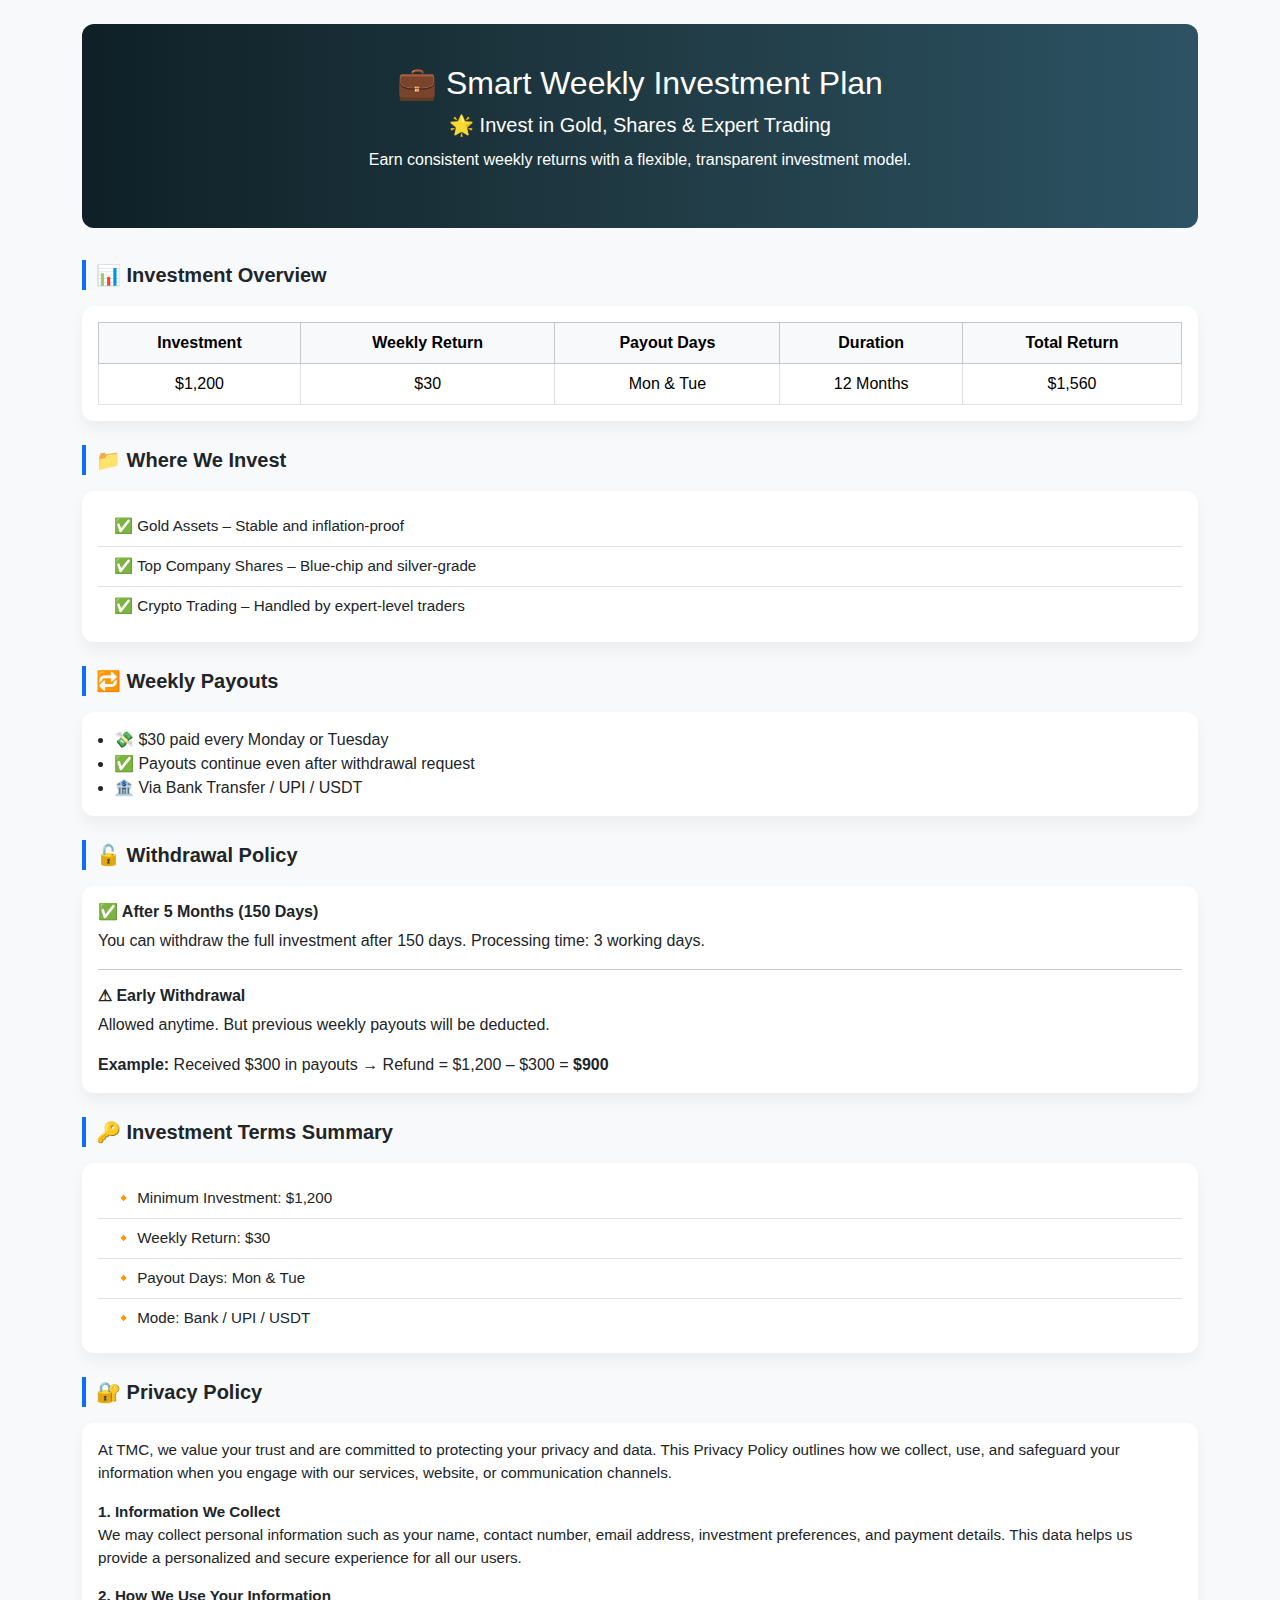
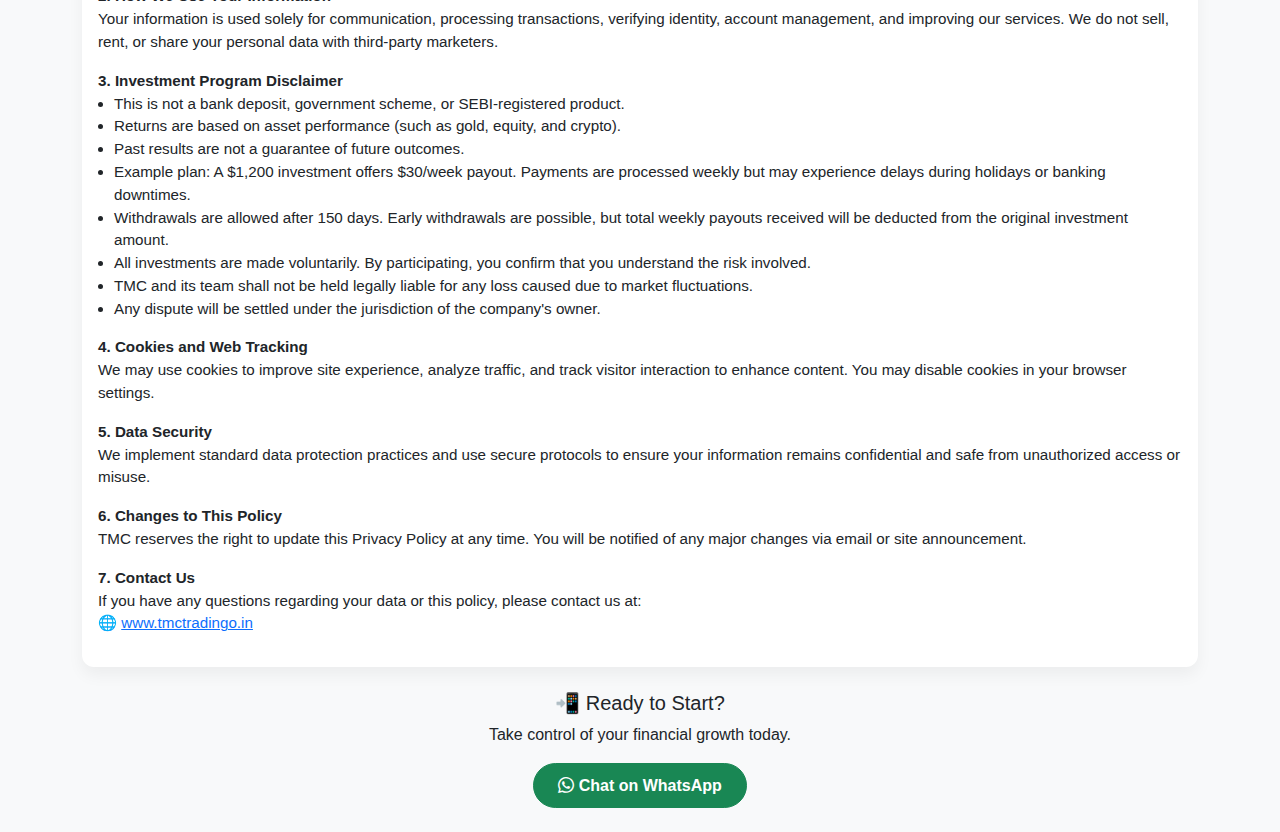
<file: tmcproj/templates/documents.html>
<!DOCTYPE html>
<html lang="en">
<head>
  <meta charset="UTF-8" />
  <meta name="viewport" content="width=device-width, initial-scale=1.0" />
  <title>Smart Weekly Investment Plan</title>
  <link href="https://cdn.jsdelivr.net/npm/bootstrap@5.3.0/dist/css/bootstrap.min.css" rel="stylesheet" />
  <link href="https://cdn.jsdelivr.net/npm/bootstrap-icons@1.10.5/font/bootstrap-icons.css" rel="stylesheet" />
  <style>
    body {
      background-color: #f8f9fa;
      font-family: 'Segoe UI', sans-serif;
    }
    .hero {
      background: linear-gradient(to right, #0f2027, #203a43, #2c5364);
      color: white;
      padding: 40px 20px;
      border-radius: 12px;
      margin-bottom: 2rem;
      text-align: center;
    }
    .section-title {
      font-size: 1.25rem;
      font-weight: 600;
      margin-bottom: 1rem;
      border-left: 4px solid #0d6efd;
      padding-left: 10px;
    }
    .card {
      border: none;
      border-radius: 0.75rem;
      box-shadow: 0 0.5rem 1rem rgba(0,0,0,0.05);
      margin-bottom: 1.5rem;
    }
    .btn-custom {
      border-radius: 50px;
      padding: 0.6rem 1.5rem;
      font-weight: 600;
    }
    .list-group-item {
      font-size: 0.95rem;
    }
    @media (max-width: 576px) {
      .btn-custom {
        width: 100%;
        margin-bottom: 10px;
      }
    }
  </style>
</head>
<body>
  <div class="container py-4">
    <!-- Hero Section -->
    <div class="hero">
      <h2 class="mb-2">💼 Smart Weekly Investment Plan</h2>
      <p class="lead mb-2">🌟 Invest in Gold, Shares & Expert Trading</p>
      <p>Earn consistent weekly returns with a flexible, transparent investment model.</p>
    </div>

    <!-- Investment Overview -->
    <div class="section-title">📊 Investment Overview</div>
    <div class="card">
      <div class="card-body p-3">
        <div class="table-responsive">
          <table class="table table-bordered text-center mb-0">
            <thead class="table-light">
              <tr>
                <th>Investment</th>
                <th>Weekly Return</th>
                <th>Payout Days</th>
                <th>Duration</th>
                <th>Total Return</th>
              </tr>
            </thead>
            <tbody>
              <tr>
                <td>$1,200</td>
                <td>$30</td>
                <td>Mon & Tue</td>
                <td>12 Months</td>
                <td>$1,560</td>
              </tr>
            </tbody>
          </table>
        </div>
      </div>
    </div>

    <!-- Where We Invest -->
    <div class="section-title">📁 Where We Invest</div>
    <div class="card">
      <div class="card-body">
        <ul class="list-group list-group-flush">
          <li class="list-group-item">✅ Gold Assets – Stable and inflation-proof</li>
          <li class="list-group-item">✅ Top Company Shares – Blue-chip and silver-grade</li>
          <li class="list-group-item">✅ Crypto Trading – Handled by expert-level traders</li>
        </ul>
      </div>
    </div>

    <!-- Weekly Payouts -->
    <div class="section-title">🔁 Weekly Payouts</div>
    <div class="card">
      <div class="card-body">
        <ul class="mb-0 ps-3">
          <li>💸 $30 paid every Monday or Tuesday</li>
          <li>✅ Payouts continue even after withdrawal request</li>
          <li>🏦 Via Bank Transfer / UPI / USDT</li>
        </ul>
      </div>
    </div>

    <!-- Withdrawal Policy -->
    <div class="section-title">🔓 Withdrawal Policy</div>
    <div class="card">
      <div class="card-body">
        <h6 class="fw-bold mb-2">✅ After 5 Months (150 Days)</h6>
        <p>You can withdraw the full investment after 150 days. Processing time: 3 working days.</p>
        <hr />
        <h6 class="fw-semibold">⚠ Early Withdrawal</h6>
        <p>Allowed anytime. But previous weekly payouts will be deducted.</p>
        <p class="mb-0"><strong>Example:</strong> Received $300 in payouts → Refund = $1,200 – $300 = <strong>$900</strong></p>
      </div>
    </div>

    <!-- Summary -->
    <div class="section-title">🔑 Investment Terms Summary</div>
    <div class="card">
      <div class="card-body">
        <ul class="list-group list-group-flush">
          <li class="list-group-item">🔸 Minimum Investment: $1,200</li>
          <li class="list-group-item">🔸 Weekly Return: $30</li>
          <li class="list-group-item">🔸 Payout Days: Mon & Tue</li>
          <li class="list-group-item">🔸 Mode: Bank / UPI / USDT</li>
        </ul>
      </div>
    </div>

 <!-- Privacy Policy -->
<div class="section-title">🔐 Privacy Policy</div>
<div class="card">
  <div class="card-body" style="font-size: 0.95rem;">
    <p>At TMC, we value your trust and are committed to protecting your privacy and data. This Privacy Policy outlines how we collect, use, and safeguard your information when you engage with our services, website, or communication channels.</p>
    
    <strong>1. Information We Collect</strong>
    <p>We may collect personal information such as your name, contact number, email address, investment preferences, and payment details. This data helps us provide a personalized and secure experience for all our users.</p>
    
    <strong>2. How We Use Your Information</strong>
    <p>Your information is used solely for communication, processing transactions, verifying identity, account management, and improving our services. We do not sell, rent, or share your personal data with third-party marketers.</p>
    
    <strong>3. Investment Program Disclaimer</strong>
    <ul class="ps-3">
      <li>This is not a bank deposit, government scheme, or SEBI-registered product.</li>
      <li>Returns are based on asset performance (such as gold, equity, and crypto).</li>
      <li>Past results are not a guarantee of future outcomes.</li>
      <li>Example plan: A $1,200 investment offers $30/week payout. Payments are processed weekly but may experience delays during holidays or banking downtimes.</li>
      <li>Withdrawals are allowed after 150 days. Early withdrawals are possible, but total weekly payouts received will be deducted from the original investment amount.</li>
      <li>All investments are made voluntarily. By participating, you confirm that you understand the risk involved.</li>
      <li>TMC and its team shall not be held legally liable for any loss caused due to market fluctuations.</li>
      <li>Any dispute will be settled under the jurisdiction of the company's owner.</li>
    </ul>
    
    <strong>4. Cookies and Web Tracking</strong>
    <p>We may use cookies to improve site experience, analyze traffic, and track visitor interaction to enhance content. You may disable cookies in your browser settings.</p>
    
    <strong>5. Data Security</strong>
    <p>We implement standard data protection practices and use secure protocols to ensure your information remains confidential and safe from unauthorized access or misuse.</p>
    
    <strong>6. Changes to This Policy</strong>
    <p>TMC reserves the right to update this Privacy Policy at any time. You will be notified of any major changes via email or site announcement.</p>
    
    <strong>7. Contact Us</strong>
    <p>If you have any questions regarding your data or this policy, please contact us at:<br>
    🌐 <a href="https://www.tmctradingo.in" target="_blank">www.tmctradingo.in</a></p>
  </div>
</div>


    <!-- Call to Action -->
    <div class="text-center mt-4">
      <h5>📲 Ready to Start?</h5>
      <p>Take control of your financial growth today.</p>
      <div class="d-grid gap-2 d-sm-flex justify-content-sm-center">
        <!-- 
        <a href="https://wa.me/966538371484?text=Hello%2C%20I%27m%20interested%20in%20joining%20your%20investor%20plan." class="btn btn-primary btn-custom">
          <i class="bi bi-arrow-right-circle"></i> Join Now
        </a> -->
        <a href="https://wa.me/966538371484" class="btn btn-success btn-custom">
          <i class="bi bi-whatsapp"></i> Chat on WhatsApp
        </a>
      </div>
    </div>
  </div>

  <script src="https://cdn.jsdelivr.net/npm/bootstrap@5.3.0/dist/js/bootstrap.bundle.min.js"></script>
</body>
</html>
</file>
